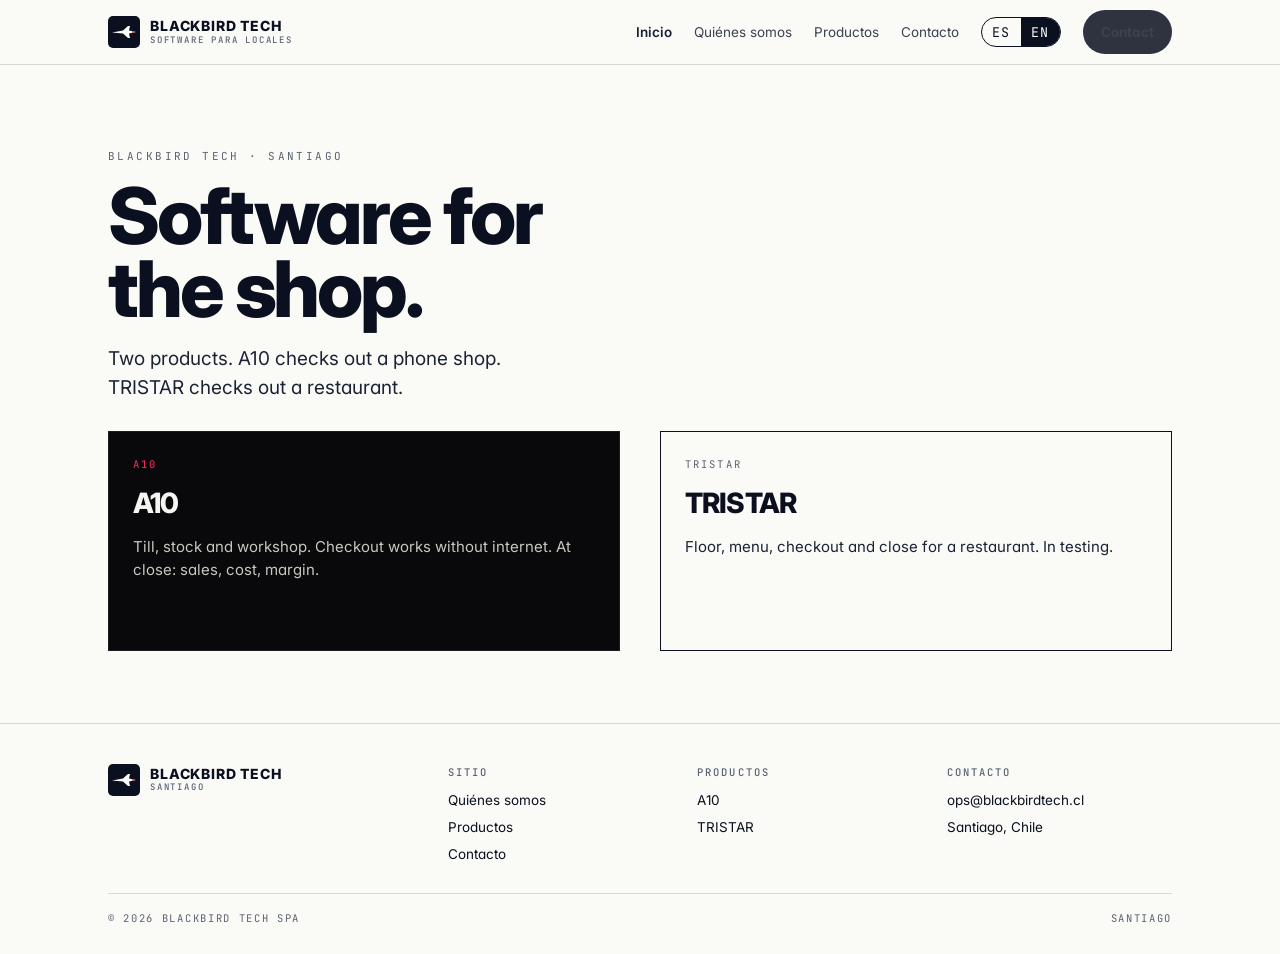
<file: index.html>
<!doctype html>
<html lang="es" data-lang="es">
<head>
<meta charset="utf-8" />
<meta name="viewport" content="width=device-width,initial-scale=1" />
<title>Blackbird Tech — Software para locales</title>
<meta name="description" content="Blackbird Tech hace software para locales. A10: caja y taller de celulares. TRISTAR: restaurantes." />
<link rel="canonical" href="https://blackbirdtech.cl/" />
<meta property="og:title" content="Blackbird Tech" />
<meta property="og:description" content="Software para locales. A10 para celulares. TRISTAR para restaurantes." />
<meta property="og:url" content="https://blackbirdtech.cl/" />
<meta property="og:image" content="https://blackbirdtech.cl/og.png" />
<meta name="theme-color" content="#FAFAF7" />
<link rel="icon" type="image/svg+xml" href="data:image/svg+xml,%3Csvg xmlns='http://www.w3.org/2000/svg' viewBox='0 0 64 64'%3E%3Crect width='64' height='64' rx='10' fill='%230B1020'/%3E%3Cpath d='M8 33 L30 29 L40 20 L44 20 L42 29 L56 32 L42 35 L44 44 L40 44 L30 35 Z' fill='%23FAFAF7'/%3E%3Ccircle cx='50' cy='32' r='2' fill='%23FC3D21'/%3E%3C/svg%3E" />
<link rel="preconnect" href="https://fonts.googleapis.com" />
<link rel="preconnect" href="https://fonts.gstatic.com" crossorigin />
<link href="https://fonts.googleapis.com/css2?family=Inter:wght@400;600;700;800&family=JetBrains+Mono:wght@400;700&display=swap" rel="stylesheet" />
<link rel="stylesheet" href="/site.css" />
</head>
<body>
<header class="topbar">
  <div class="wrap row">
    <a href="/" class="brand" aria-label="Blackbird Tech">
      <svg class="mark" viewBox="0 0 64 64" aria-hidden="true"><rect width="64" height="64" rx="10" fill="#0B1020"/><path d="M8 33 L30 29 L40 20 L44 20 L42 29 L56 32 L42 35 L44 44 L40 44 L30 35 Z" fill="#FAFAF7"/><circle cx="50" cy="32" r="2" fill="#FC3D21"/></svg>
      <span class="name">BLACKBIRD TECH<small>SOFTWARE PARA LOCALES</small></span>
    </a>
    <nav class="main">
      <a href="/" class="on">Inicio</a>
      <a href="/nosotros.html" class="hide-sm">Quiénes somos</a>
      <a href="/productos.html">Productos</a>
      <a href="/contacto.html" class="hide-sm">Contacto</a>
      <div class="lang">
        <button id="lang-es" class="on">ES</button>
        <button id="lang-en">EN</button>
      </div>
      <a href="/contacto.html" class="cta"><span data-es>Contacto</span><span data-en>Contact</span></a>
    </nav>
  </div>
</header>

<main>
  <section class="hero">
    <div class="wrap rv">
      <p class="eyebrow">Blackbird Tech · Santiago</p>
      <h1>
        <span data-es>Software para<br>el local.</span>
        <span data-en>Software for<br>the shop.</span>
      </h1>
      <p class="lede">
        <span data-es>Dos productos. A10 cobra en un local de celulares. TRISTAR cobra en un restaurante.</span>
        <span data-en>Two products. A10 checks out a phone shop. TRISTAR checks out a restaurant.</span>
      </p>
    </div>
  </section>

  <section class="block" style="padding-top:0">
    <div class="wrap split">
      <a class="card a10 rv" href="/productos.html">
        <span class="k">A10</span>
        <span class="name">A10</span>
        <p><span data-es>Caja, inventario y taller. Cobra aunque no haya internet. El dueño ve venta, costo y margen al cierre.</span><span data-en>Till, stock and workshop. Checkout works without internet. At close: sales, cost, margin.</span></p>
      </a>
      <a class="card rv" href="/productos.html#tristar">
        <span class="k">TRISTAR</span>
        <span class="name">TRISTAR</span>
        <p><span data-es>Sala, carta, cobro y cierre de un restaurante. En prueba.</span><span data-en>Floor, menu, checkout and close for a restaurant. In testing.</span></p>
      </a>
    </div>
  </section>
</main>

<footer class="site">
  <div class="wrap">
    <div class="row">
      <div>
        <a href="/" class="brand"><svg class="mark" viewBox="0 0 64 64" aria-hidden="true"><rect width="64" height="64" rx="10" fill="#0B1020"/><path d="M8 33 L30 29 L40 20 L44 20 L42 29 L56 32 L42 35 L44 44 L40 44 L30 35 Z" fill="#FAFAF7"/><circle cx="50" cy="32" r="2" fill="#FC3D21"/></svg><span class="name">BLACKBIRD TECH<small>SANTIAGO</small></span></a>
      </div>
      <div>
        <h4>Sitio</h4>
        <ul>
          <li><a href="/nosotros.html">Quiénes somos</a></li>
          <li><a href="/productos.html">Productos</a></li>
          <li><a href="/contacto.html">Contacto</a></li>
        </ul>
      </div>
      <div>
        <h4>Productos</h4>
        <ul>
          <li><a href="/productos.html">A10</a></li>
          <li><a href="/productos.html#tristar">TRISTAR</a></li>
        </ul>
      </div>
      <div>
        <h4>Contacto</h4>
        <ul>
          <li><a href="mailto:ops@blackbirdtech.cl">ops@blackbirdtech.cl</a></li>
          <li>Santiago, Chile</li>
        </ul>
      </div>
    </div>
    <div class="meta"><span>© <span id="yr">2026</span> Blackbird Tech SpA</span><span>Santiago</span></div>
  </div>
</footer>
<script src="/site.js"></script>
</body>
</html>
</file>
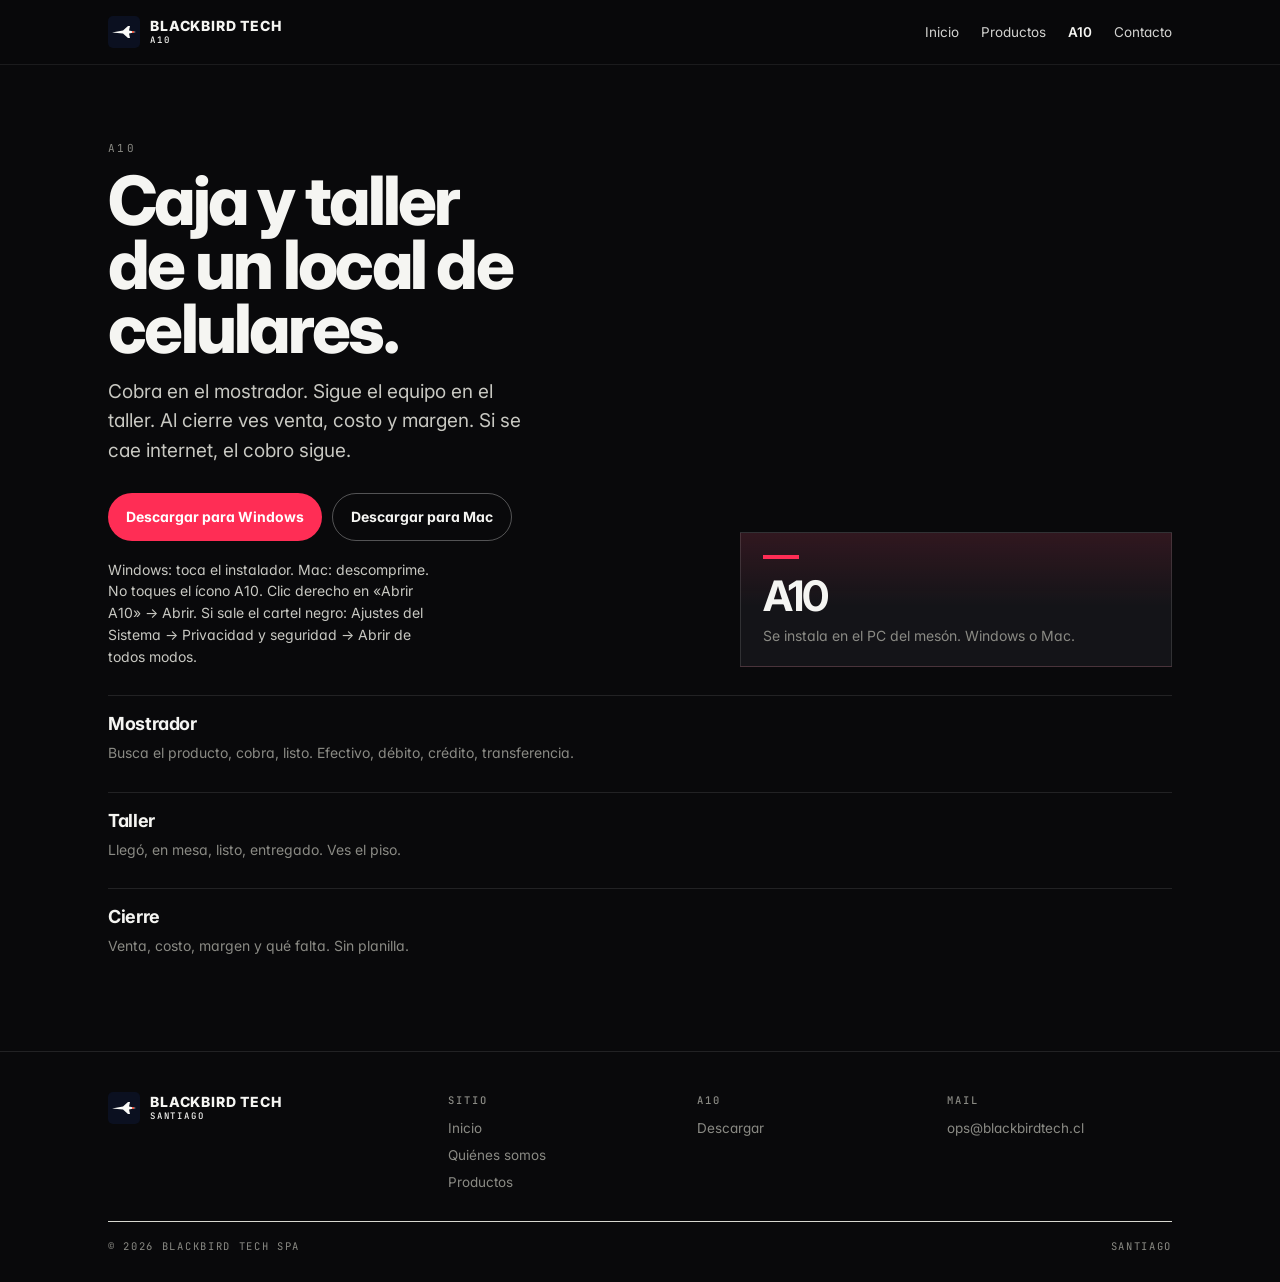
<file: a10/index.html>
<!DOCTYPE html>
<html lang="es">
<head>
  <meta charset="UTF-8">
  <meta name="viewport" content="width=device-width, initial-scale=1">
  <title>A10 — Caja de local de celulares</title>
  <meta name="description" content="A10 es la caja y el taller de un local de celulares. Cobra en el mostrador. Sigue el equipo. Al cierre ves venta, costo y margen.">
  <link rel="canonical" href="https://blackbirdtech.cl/a10/">
  <meta name="theme-color" content="#09090b">
  <link rel="preconnect" href="https://fonts.googleapis.com" />
  <link rel="preconnect" href="https://fonts.gstatic.com" crossorigin />
  <link href="https://fonts.googleapis.com/css2?family=Inter:wght@400;700;800&family=JetBrains+Mono:wght@400;700&display=swap" rel="stylesheet" />
  <link rel="stylesheet" href="/site.css" />
  <style>
    body{background:#09090b;color:#f5f5f2}
    .topbar{background:rgba(9,9,11,.92);border-bottom-color:rgba(255,255,255,.08)}
    .brand .name,.brand .name small,nav.main a{color:#f5f5f2}
    .lang{border-color:#f5f5f2}
    .lang button{color:#f5f5f2}
    .lang button.on{background:#f5f5f2;color:#09090b}
    .cta.ghost{color:#f5f5f2;border-color:rgba(255,255,255,.3)}
    .cta.ghost:hover{background:#f5f5f2;color:#09090b}
    footer.site{border-top-color:rgba(255,255,255,.1);color:#8a8a84}
    footer.site h4,footer.site .meta,footer.site .tag{color:#8a8a84}
  </style>
</head>
<body>
<header class="topbar">
  <div class="wrap row">
    <a href="/" class="brand" aria-label="Blackbird Tech">
      <svg class="mark" viewBox="0 0 64 64" aria-hidden="true"><rect width="64" height="64" rx="10" fill="#0B1020"/><path d="M8 33 L30 29 L40 20 L44 20 L42 29 L56 32 L42 35 L44 44 L40 44 L30 35 Z" fill="#FAFAF7"/><circle cx="50" cy="32" r="2" fill="#FC3D21"/></svg>
      <span class="name">BLACKBIRD TECH<small>A10</small></span>
    </a>
    <nav class="main">
      <a href="/">Inicio</a>
      <a href="/productos.html">Productos</a>
      <a href="/a10/" class="on">A10</a>
      <a href="/contacto.html" class="hide-sm">Contacto</a>
    </nav>
  </div>
</header>

<main>
  <section class="a10band" style="margin:0;padding-top:64px">
    <div class="wrap a10grid">
      <div>
        <p class="eyebrow">A10</p>
        <h2>Caja y taller<br>de un local de celulares.</h2>
        <p class="lede">Cobra en el mostrador. Sigue el equipo en el taller. Al cierre ves venta, costo y margen. Si se cae internet, el cobro sigue.</p>
        <p class="actions">
          <a class="cta hit" href="A10-Instalador.exe" download="A10-Instalador.exe">Descargar para Windows</a>
          <a class="cta ghost" href="A10-Mac.zip" download="A10-Mac.zip">Descargar para Mac</a>
        </p>
        <p class="lede" style="margin-top:18px;font-size:14px">Windows: toca el instalador. Mac: descomprime. No toques el ícono A10. Clic derecho en «Abrir A10» → Abrir. Si sale el cartel negro: Ajustes del Sistema → Privacidad y seguridad → Abrir de todos modos.</p>
      </div>
      <aside class="gun">
        <em></em>
        <b>A10</b>
        <p>Se instala en el PC del mesón. Windows o Mac.</p>
      </aside>
    </div>
    <div class="wrap">
      <ul class="hits">
        <li><b>Mostrador</b><span>Busca el producto, cobra, listo. Efectivo, débito, crédito, transferencia.</span></li>
        <li><b>Taller</b><span>Llegó, en mesa, listo, entregado. Ves el piso.</span></li>
        <li><b>Cierre</b><span>Venta, costo, margen y qué falta. Sin planilla.</span></li>
      </ul>
    </div>
  </section>
</main>

<footer class="site">
  <div class="wrap">
    <div class="row">
      <div><a href="/" class="brand"><svg class="mark" viewBox="0 0 64 64" aria-hidden="true"><rect width="64" height="64" rx="10" fill="#0B1020"/><path d="M8 33 L30 29 L40 20 L44 20 L42 29 L56 32 L42 35 L44 44 L40 44 L30 35 Z" fill="#FAFAF7"/><circle cx="50" cy="32" r="2" fill="#FC3D21"/></svg><span class="name">BLACKBIRD TECH<small>SANTIAGO</small></span></a></div>
      <div><h4>Sitio</h4><ul><li><a href="/">Inicio</a></li><li><a href="/nosotros.html">Quiénes somos</a></li><li><a href="/productos.html">Productos</a></li></ul></div>
      <div><h4>A10</h4><ul><li><a href="/a10/">Descargar</a></li></ul></div>
      <div><h4>Mail</h4><ul><li><a href="mailto:ops@blackbirdtech.cl">ops@blackbirdtech.cl</a></li></ul></div>
    </div>
    <div class="meta"><span>© <span id="yr">2026</span> Blackbird Tech SpA</span><span>Santiago</span></div>
  </div>
</footer>
<script src="/site.js"></script>
</body>
</html>
</file>
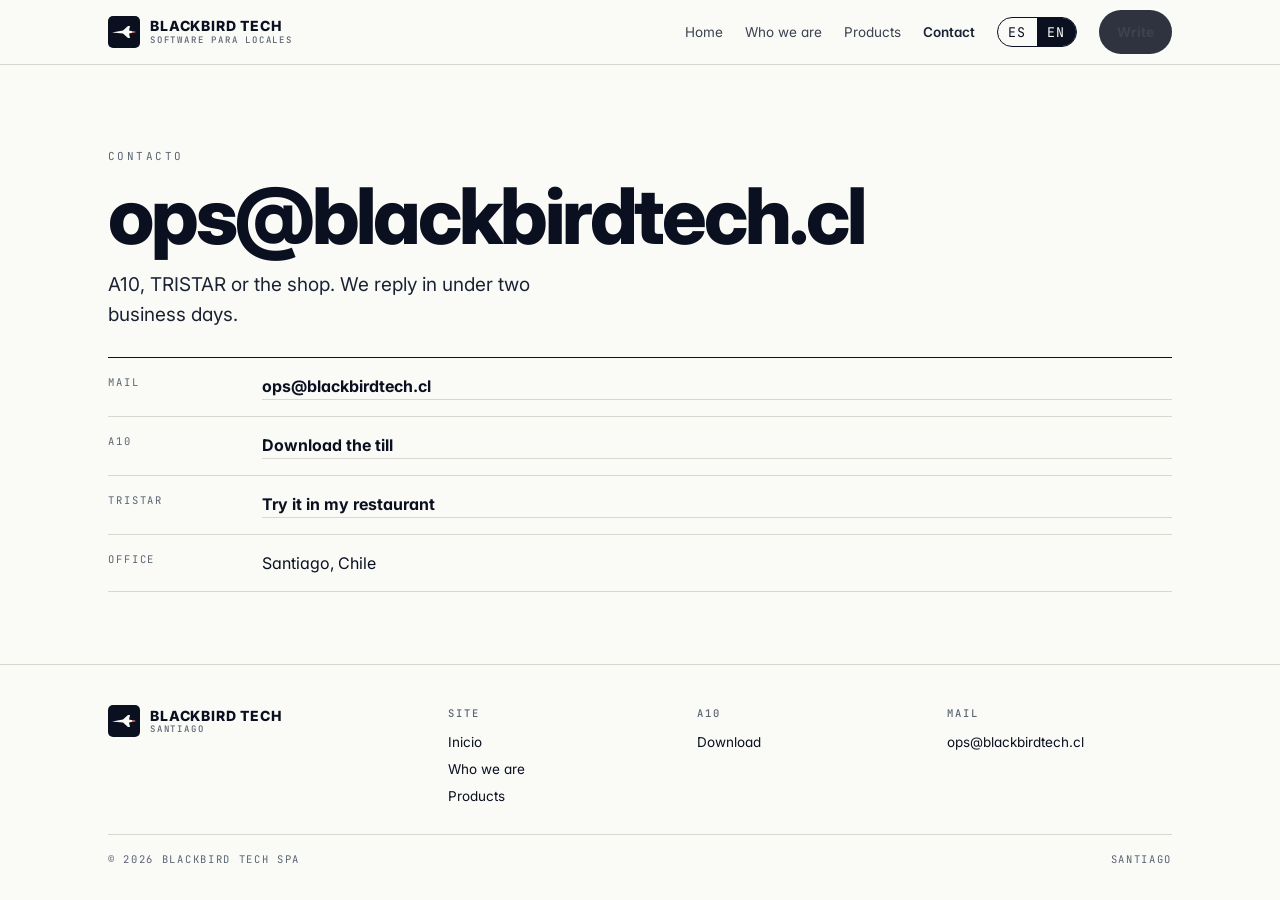
<file: contacto.html>
<!doctype html>
<html lang="es" data-lang="es">
<head>
<meta charset="utf-8" />
<meta name="viewport" content="width=device-width,initial-scale=1" />
<title>Contacto — Blackbird Tech</title>
<meta name="description" content="Escríbenos a ops@blackbirdtech.cl. Santiago, Chile." />
<link rel="canonical" href="https://blackbirdtech.cl/contacto.html" />
<link rel="preconnect" href="https://fonts.googleapis.com" />
<link rel="preconnect" href="https://fonts.gstatic.com" crossorigin />
<link href="https://fonts.googleapis.com/css2?family=Inter:wght@400;600;700;800&family=JetBrains+Mono:wght@400;700&display=swap" rel="stylesheet" />
<link rel="stylesheet" href="/site.css" />
</head>
<body>
<header class="topbar">
  <div class="wrap row">
    <a href="/" class="brand" aria-label="Blackbird Tech">
      <svg class="mark" viewBox="0 0 64 64" aria-hidden="true"><rect width="64" height="64" rx="10" fill="#0B1020"/><path d="M8 33 L30 29 L40 20 L44 20 L42 29 L56 32 L42 35 L44 44 L40 44 L30 35 Z" fill="#FAFAF7"/><circle cx="50" cy="32" r="2" fill="#FC3D21"/></svg>
      <span class="name">BLACKBIRD TECH<small>SOFTWARE PARA LOCALES</small></span>
    </a>
    <nav class="main">
      <a href="/"><span data-es>Inicio</span><span data-en>Home</span></a>
      <a href="/nosotros.html" class="hide-sm"><span data-es>Quiénes somos</span><span data-en>Who we are</span></a>
      <a href="/productos.html"><span data-es>Productos</span><span data-en>Products</span></a>
      <a href="/contacto.html" class="on"><span data-es>Contacto</span><span data-en>Contact</span></a>
      <div class="lang">
        <button id="lang-es" class="on">ES</button>
        <button id="lang-en">EN</button>
      </div>
      <a href="mailto:ops@blackbirdtech.cl" class="cta"><span data-es>Escribir</span><span data-en>Write</span></a>
    </nav>
  </div>
</header>

<main>
  <section class="hero">
    <div class="wrap rv">
      <p class="eyebrow">Contacto</p>
      <h1>
        <span data-es>ops@blackbirdtech.cl</span>
        <span data-en>ops@blackbirdtech.cl</span>
      </h1>
      <p class="lede">
        <span data-es>A10, TRISTAR o el local. Respondemos en menos de dos días hábiles.</span>
        <span data-en>A10, TRISTAR or the shop. We reply in under two business days.</span>
      </p>
    </div>
  </section>
  <section class="block" style="padding-top:0">
    <div class="wrap">
      <ul class="channels rv">
        <li><span class="k">Mail</span><a href="mailto:ops@blackbirdtech.cl">ops@blackbirdtech.cl</a></li>
        <li><span class="k">A10</span><a href="/a10/"><span data-es>Descargar la caja</span><span data-en>Download the till</span></a></li>
        <li><span class="k">TRISTAR</span><a href="mailto:ops@blackbirdtech.cl?subject=Piloto%20TRISTAR"><span data-es>Probar en mi restaurante</span><span data-en>Try it in my restaurant</span></a></li>
        <li><span class="k"><span data-es>Oficina</span><span data-en>Office</span></span><span>Santiago, Chile</span></li>
      </ul>
    </div>
  </section>
</main>

<footer class="site">
  <div class="wrap">
    <div class="row">
      <div>
        <a href="/" class="brand"><svg class="mark" viewBox="0 0 64 64" aria-hidden="true"><rect width="64" height="64" rx="10" fill="#0B1020"/><path d="M8 33 L30 29 L40 20 L44 20 L42 29 L56 32 L42 35 L44 44 L40 44 L30 35 Z" fill="#FAFAF7"/><circle cx="50" cy="32" r="2" fill="#FC3D21"/></svg><span class="name">BLACKBIRD TECH<small>SANTIAGO</small></span></a>
      </div>
      <div>
        <h4><span data-es>Sitio</span><span data-en>Site</span></h4>
        <ul>
          <li><a href="/">Inicio</a></li>
          <li><a href="/nosotros.html"><span data-es>Quiénes somos</span><span data-en>Who we are</span></a></li>
          <li><a href="/productos.html"><span data-es>Productos</span><span data-en>Products</span></a></li>
        </ul>
      </div>
      <div>
        <h4>A10</h4>
        <ul><li><a href="/a10/"><span data-es>Descargar</span><span data-en>Download</span></a></li></ul>
      </div>
      <div>
        <h4>Mail</h4>
        <ul><li><a href="mailto:ops@blackbirdtech.cl">ops@blackbirdtech.cl</a></li></ul>
      </div>
    </div>
    <div class="meta"><span>© <span id="yr">2026</span> Blackbird Tech SpA</span><span>Santiago</span></div>
  </div>
</footer>
<script src="/site.js"></script>
</body>
</html>
</file>
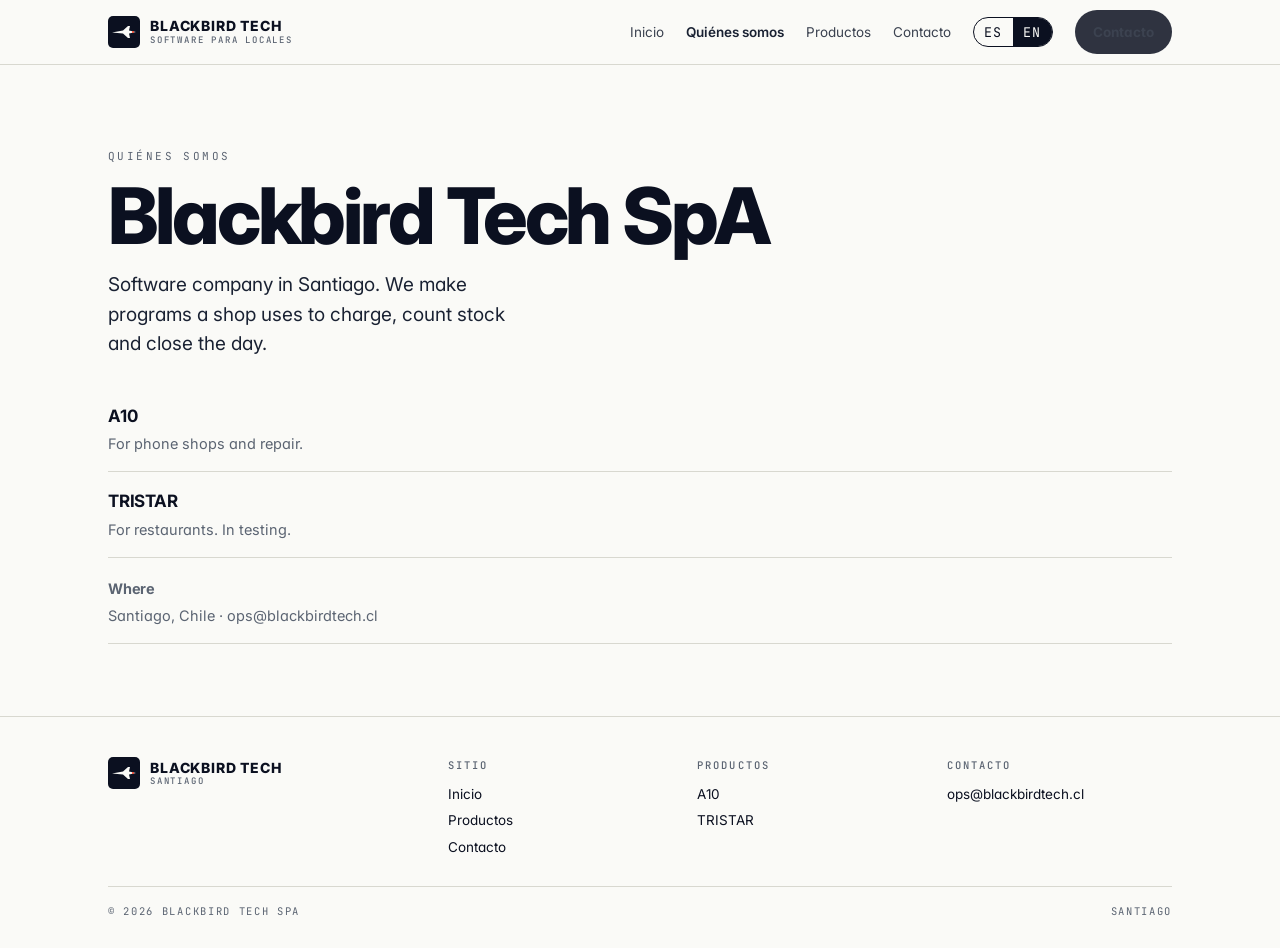
<file: nosotros.html>
<!doctype html>
<html lang="es" data-lang="es">
<head>
<meta charset="utf-8" />
<meta name="viewport" content="width=device-width,initial-scale=1" />
<title>Quiénes somos — Blackbird Tech</title>
<meta name="description" content="Blackbird Tech SpA. Software para locales. Santiago, Chile." />
<link rel="canonical" href="https://blackbirdtech.cl/nosotros.html" />
<link rel="preconnect" href="https://fonts.googleapis.com" />
<link rel="preconnect" href="https://fonts.gstatic.com" crossorigin />
<link href="https://fonts.googleapis.com/css2?family=Inter:wght@400;600;700;800&family=JetBrains+Mono:wght@400;700&display=swap" rel="stylesheet" />
<link rel="stylesheet" href="/site.css" />
</head>
<body>
<header class="topbar">
  <div class="wrap row">
    <a href="/" class="brand" aria-label="Blackbird Tech">
      <svg class="mark" viewBox="0 0 64 64" aria-hidden="true"><rect width="64" height="64" rx="10" fill="#0B1020"/><path d="M8 33 L30 29 L40 20 L44 20 L42 29 L56 32 L42 35 L44 44 L40 44 L30 35 Z" fill="#FAFAF7"/><circle cx="50" cy="32" r="2" fill="#FC3D21"/></svg>
      <span class="name">BLACKBIRD TECH<small>SOFTWARE PARA LOCALES</small></span>
    </a>
    <nav class="main">
      <a href="/">Inicio</a>
      <a href="/nosotros.html" class="on">Quiénes somos</a>
      <a href="/productos.html">Productos</a>
      <a href="/contacto.html" class="hide-sm">Contacto</a>
      <div class="lang">
        <button id="lang-es" class="on">ES</button>
        <button id="lang-en">EN</button>
      </div>
      <a href="/contacto.html" class="cta">Contacto</a>
    </nav>
  </div>
</header>

<main>
  <section class="hero">
    <div class="wrap rv">
      <p class="eyebrow">Quiénes somos</p>
      <h1>Blackbird Tech SpA</h1>
      <p class="lede">
        <span data-es>Empresa de software en Santiago. Hacemos programas que un local usa para cobrar, contar stock y cerrar el día.</span>
        <span data-en>Software company in Santiago. We make programs a shop uses to charge, count stock and close the day.</span>
      </p>
    </div>
  </section>
  <section class="block" style="padding-top:0">
    <div class="wrap">
      <ul class="rules rv">
        <li><b>A10</b><span><span data-es>Para locales de celulares y taller.</span><span data-en>For phone shops and repair.</span></span></li>
        <li><b>TRISTAR</b><span><span data-es>Para restaurantes. En prueba.</span><span data-en>For restaurants. In testing.</span></span></li>
        <li><b><span data-es>Dónde</span><span data-en>Where</span></b><span>Santiago, Chile · ops@blackbirdtech.cl</span></li>
      </ul>
    </div>
  </section>
</main>

<footer class="site">
  <div class="wrap">
    <div class="row">
      <div>
        <a href="/" class="brand"><svg class="mark" viewBox="0 0 64 64" aria-hidden="true"><rect width="64" height="64" rx="10" fill="#0B1020"/><path d="M8 33 L30 29 L40 20 L44 20 L42 29 L56 32 L42 35 L44 44 L40 44 L30 35 Z" fill="#FAFAF7"/><circle cx="50" cy="32" r="2" fill="#FC3D21"/></svg><span class="name">BLACKBIRD TECH<small>SANTIAGO</small></span></a>
      </div>
      <div>
        <h4>Sitio</h4>
        <ul>
          <li><a href="/">Inicio</a></li>
          <li><a href="/productos.html">Productos</a></li>
          <li><a href="/contacto.html">Contacto</a></li>
        </ul>
      </div>
      <div>
        <h4>Productos</h4>
        <ul>
          <li><a href="/productos.html">A10</a></li>
          <li><a href="/productos.html#tristar">TRISTAR</a></li>
        </ul>
      </div>
      <div>
        <h4>Contacto</h4>
        <ul><li><a href="mailto:ops@blackbirdtech.cl">ops@blackbirdtech.cl</a></li></ul>
      </div>
    </div>
    <div class="meta"><span>© <span id="yr">2026</span> Blackbird Tech SpA</span><span>Santiago</span></div>
  </div>
</footer>
<script src="/site.js"></script>
</body>
</html>
</file>
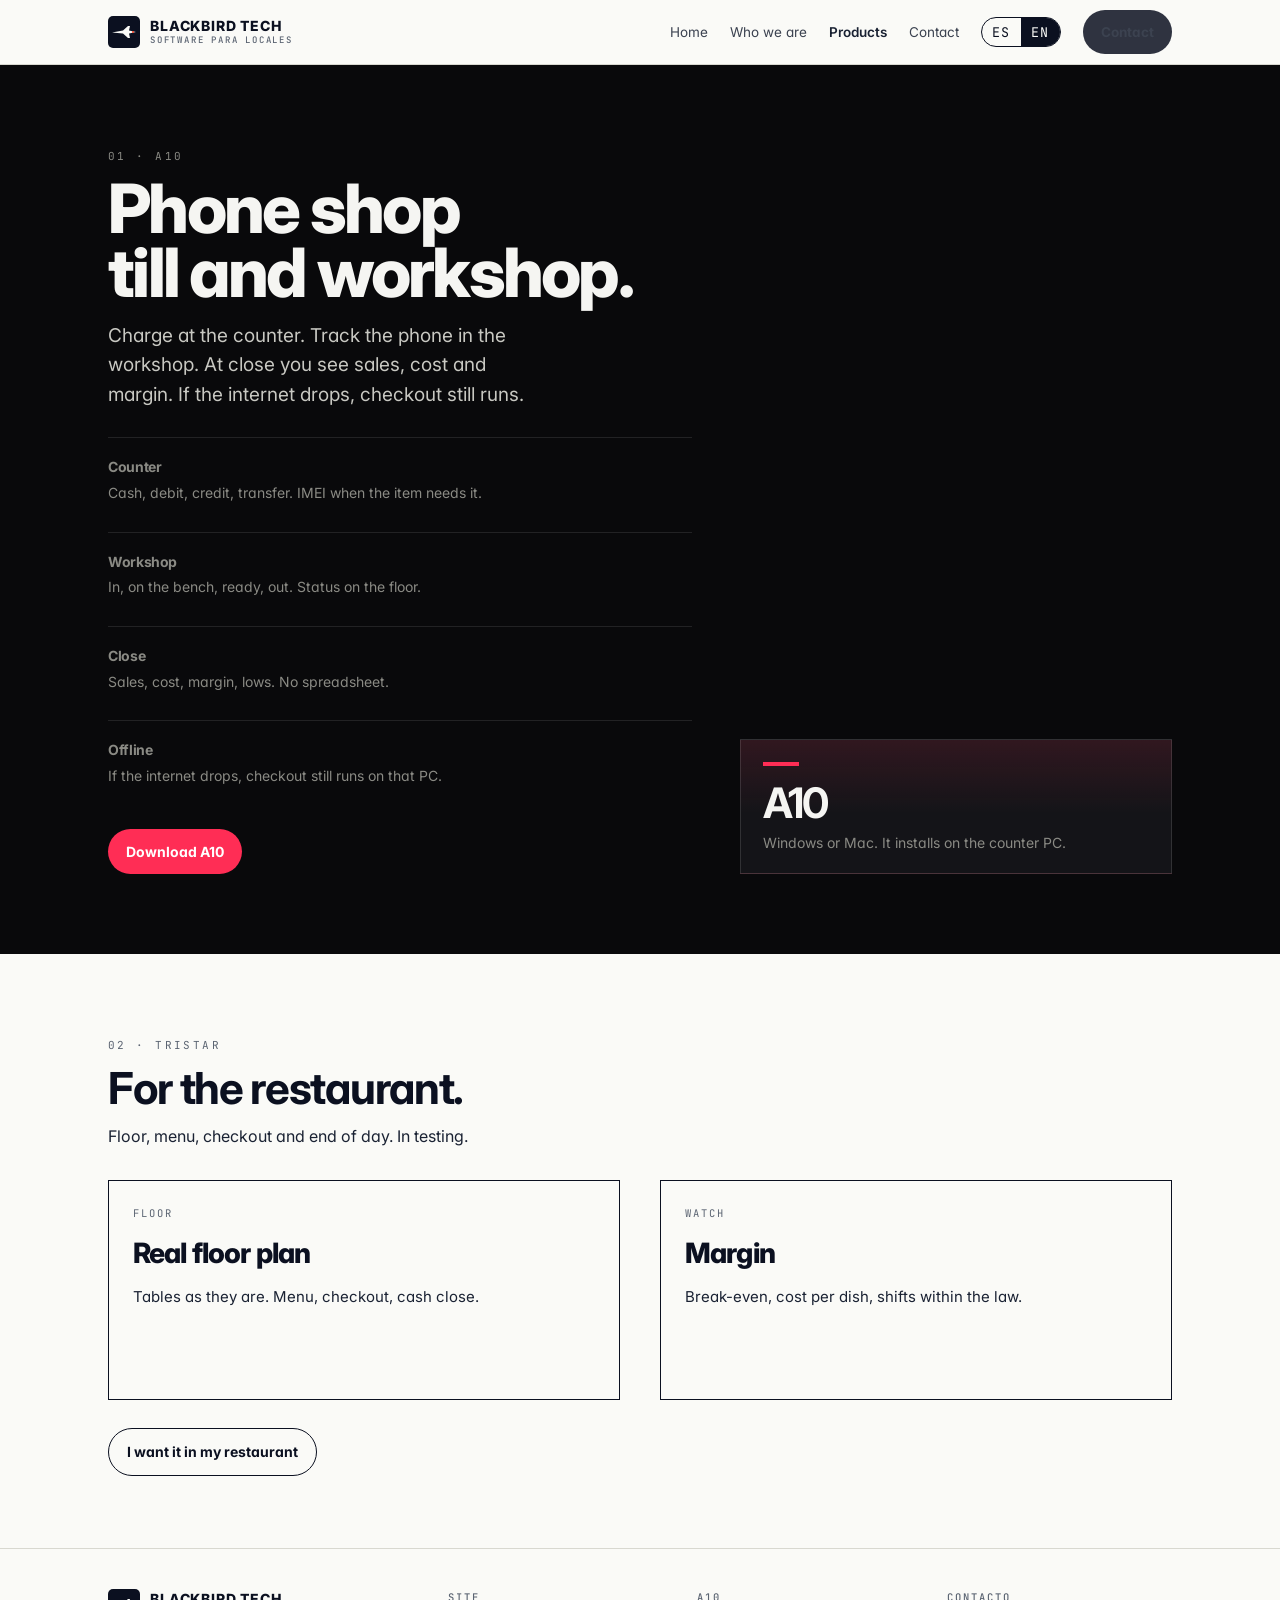
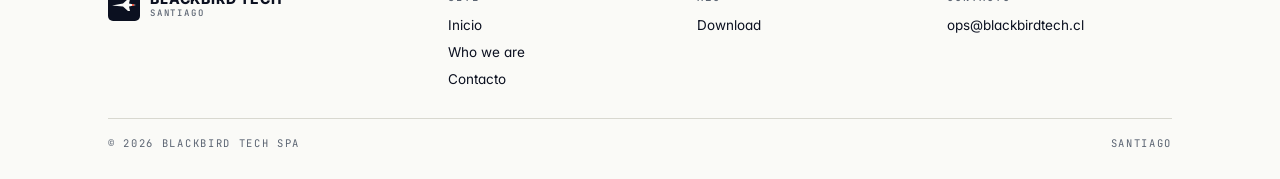
<file: productos.html>
<!doctype html>
<html lang="es" data-lang="es">
<head>
<meta charset="utf-8" />
<meta name="viewport" content="width=device-width,initial-scale=1" />
<title>Productos — A10 y TRISTAR · Blackbird Tech</title>
<meta name="description" content="A10: caja y taller de celulares. TRISTAR: restaurantes. Blackbird Tech SpA." />
<link rel="canonical" href="https://blackbirdtech.cl/productos.html" />
<meta name="theme-color" content="#09090b" />
<link rel="preconnect" href="https://fonts.googleapis.com" />
<link rel="preconnect" href="https://fonts.gstatic.com" crossorigin />
<link href="https://fonts.googleapis.com/css2?family=Inter:wght@400;600;700;800&family=JetBrains+Mono:wght@400;700&display=swap" rel="stylesheet" />
<link rel="stylesheet" href="/site.css" />
</head>
<body>
<header class="topbar">
  <div class="wrap row">
    <a href="/" class="brand" aria-label="Blackbird Tech">
      <svg class="mark" viewBox="0 0 64 64" aria-hidden="true"><rect width="64" height="64" rx="10" fill="#0B1020"/><path d="M8 33 L30 29 L40 20 L44 20 L42 29 L56 32 L42 35 L44 44 L40 44 L30 35 Z" fill="#FAFAF7"/><circle cx="50" cy="32" r="2" fill="#FC3D21"/></svg>
      <span class="name">BLACKBIRD TECH<small>SOFTWARE PARA LOCALES</small></span>
    </a>
    <nav class="main">
      <a href="/"><span data-es>Inicio</span><span data-en>Home</span></a>
      <a href="/nosotros.html" class="hide-sm"><span data-es>Quiénes somos</span><span data-en>Who we are</span></a>
      <a href="/productos.html" class="on"><span data-es>Productos</span><span data-en>Products</span></a>
      <a href="/contacto.html" class="hide-sm"><span data-es>Contacto</span><span data-en>Contact</span></a>
      <div class="lang">
        <button id="lang-es" class="on">ES</button>
        <button id="lang-en">EN</button>
      </div>
      <a href="/contacto.html" class="cta"><span data-es>Contacto</span><span data-en>Contact</span></a>
    </nav>
  </div>
</header>

<main>
  <section class="a10band" style="margin-top:0;padding-top:72px">
    <div class="wrap a10grid">
      <div class="rv">
        <p class="eyebrow">01 · A10</p>
        <h2>
          <span data-es>Caja y taller<br>de celulares.</span>
          <span data-en>Phone shop<br>till and workshop.</span>
        </h2>
        <p class="lede">
          <span data-es>Cobra en el mostrador. Sigue el equipo en el taller. Al cierre ves venta, costo y margen. Si se cae internet, el cobro sigue.</span>
          <span data-en>Charge at the counter. Track the phone in the workshop. At close you see sales, cost and margin. If the internet drops, checkout still runs.</span>
        </p>
        <ul class="hits">
          <li><b><span data-es>Mostrador</span><span data-en>Counter</span></b><span><span data-es>Efectivo, débito, crédito, transferencia. IMEI cuando el ítem lo pide.</span><span data-en>Cash, debit, credit, transfer. IMEI when the item needs it.</span></span></li>
          <li><b><span data-es>Taller</span><span data-en>Workshop</span></b><span><span data-es>Llegó, en mesa, listo, entregado. Semáforo en el piso.</span><span data-en>In, on the bench, ready, out. Status on the floor.</span></span></li>
          <li><b><span data-es>Cierre</span><span data-en>Close</span></b><span><span data-es>Venta, costo, margen, bajos. Sin planilla.</span><span data-en>Sales, cost, margin, lows. No spreadsheet.</span></span></li>
          <li><b><span data-es>Sin red</span><span data-en>Offline</span></b><span><span data-es>Si se cae internet, el cobro sigue en ese PC.</span><span data-en>If the internet drops, checkout still runs on that PC.</span></span></li>
        </ul>
        <div class="actions">
          <a class="cta hit" href="/a10/"><span data-es>Descargar A10</span><span data-en>Download A10</span></a>
        </div>
      </div>
      <aside class="gun rv">
        <em></em>
        <b>A10</b>
        <p><span data-es>Windows o Mac. Se instala en el PC del mesón.</span><span data-en>Windows or Mac. It installs on the counter PC.</span></p>
      </aside>
    </div>
  </section>

  <section class="block" id="tristar">
    <div class="wrap">
      <p class="eyebrow rv">02 · TRISTAR</p>
      <h2 class="rv"><span data-es>Para el restaurante.</span><span data-en>For the restaurant.</span></h2>
      <p class="sub rv"><span data-es>Sala, carta, cobro y cierre del día. En prueba.</span><span data-en>Floor, menu, checkout and end of day. In testing.</span></p>
      <div class="split">
        <article class="card rv">
          <span class="k"><span data-es>Sala</span><span data-en>Floor</span></span>
          <span class="name"><span data-es>Plano real</span><span data-en>Real floor plan</span></span>
          <p><span data-es>Mesas como están. Carta, cobro, cierre de caja.</span><span data-en>Tables as they are. Menu, checkout, cash close.</span></p>
        </article>
        <article class="card rv">
          <span class="k"><span data-es>Cuidado</span><span data-en>Watch</span></span>
          <span class="name"><span data-es>Margen</span><span data-en>Margin</span></span>
          <p><span data-es>Punto de equilibrio, costo por plato, turnos dentro de la ley.</span><span data-en>Break-even, cost per dish, shifts within the law.</span></p>
        </article>
      </div>
      <div class="actions" style="margin-top:28px">
        <a class="cta ghost" href="mailto:ops@blackbirdtech.cl?subject=Piloto%20TRISTAR"><span data-es>Quiero probarlo en mi restaurante</span><span data-en>I want it in my restaurant</span></a>
      </div>
    </div>
  </section>
</main>

<footer class="site">
  <div class="wrap">
    <div class="row">
      <div>
        <a href="/" class="brand"><svg class="mark" viewBox="0 0 64 64" aria-hidden="true"><rect width="64" height="64" rx="10" fill="#0B1020"/><path d="M8 33 L30 29 L40 20 L44 20 L42 29 L56 32 L42 35 L44 44 L40 44 L30 35 Z" fill="#FAFAF7"/><circle cx="50" cy="32" r="2" fill="#FC3D21"/></svg><span class="name">BLACKBIRD TECH<small>SANTIAGO</small></span></a>
      </div>
      <div>
        <h4><span data-es>Sitio</span><span data-en>Site</span></h4>
        <ul>
          <li><a href="/">Inicio</a></li>
          <li><a href="/nosotros.html"><span data-es>Quiénes somos</span><span data-en>Who we are</span></a></li>
          <li><a href="/contacto.html">Contacto</a></li>
        </ul>
      </div>
      <div>
        <h4>A10</h4>
        <ul><li><a href="/a10/"><span data-es>Descargar</span><span data-en>Download</span></a></li></ul>
      </div>
      <div>
        <h4>Contacto</h4>
        <ul><li><a href="mailto:ops@blackbirdtech.cl">ops@blackbirdtech.cl</a></li></ul>
      </div>
    </div>
    <div class="meta"><span>© <span id="yr">2026</span> Blackbird Tech SpA</span><span>Santiago</span></div>
  </div>
</footer>
<script src="/site.js"></script>
</body>
</html>
</file>
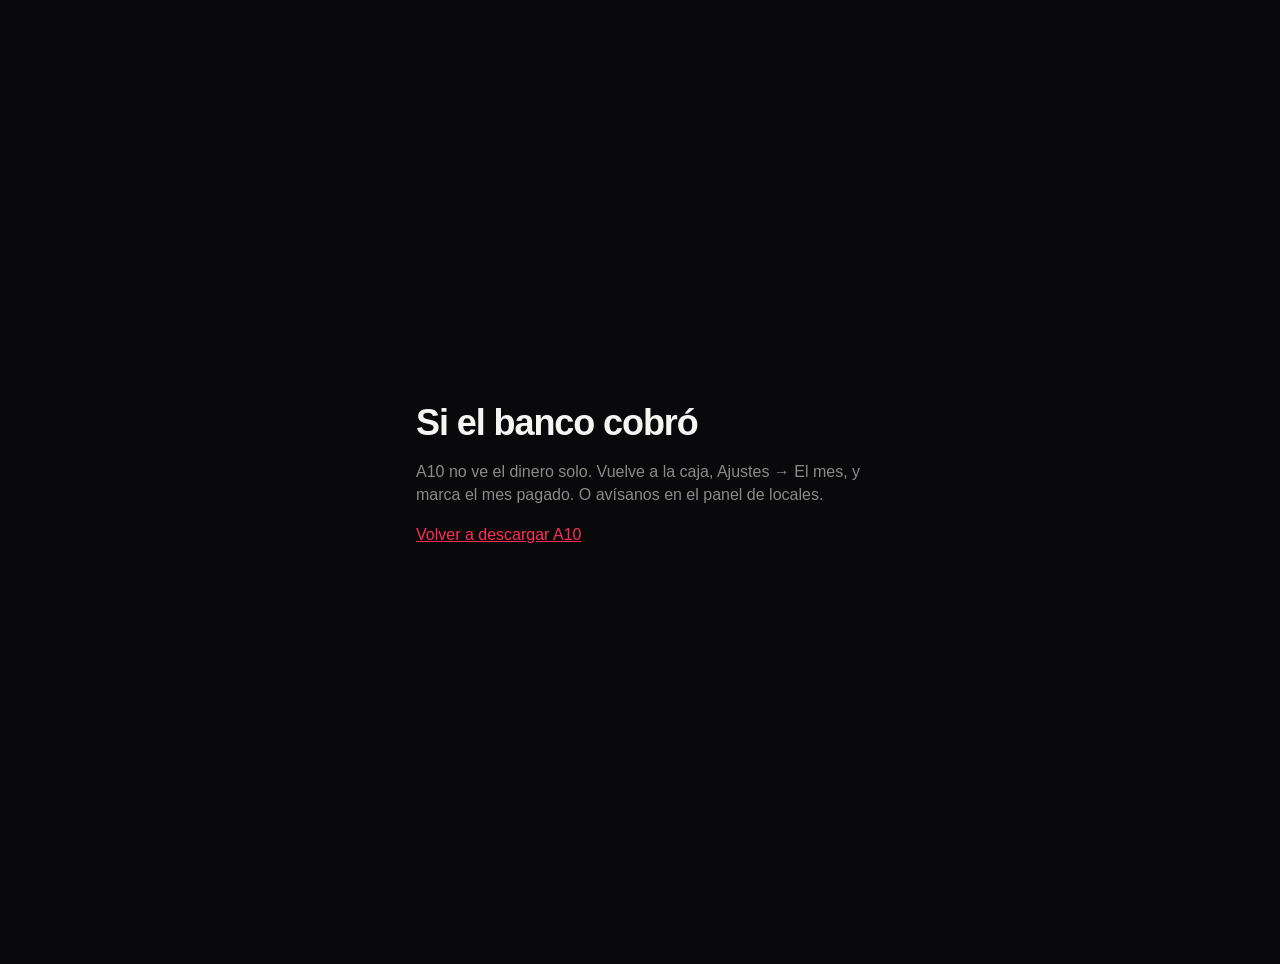
<file: a10/pagado.html>
<!DOCTYPE html>
<html lang="es">
<head>
  <meta charset="UTF-8">
  <meta name="viewport" content="width=device-width, initial-scale=1">
  <title>A10 — Pago</title>
  <meta name="robots" content="noindex">
  <meta name="theme-color" content="#09090b">
  <style>
    body { margin: 0; min-height: 100vh; background: #09090b; color: #f5f5f2; font-family: "Segoe UI", Helvetica, Arial, sans-serif; display: grid; place-items: center; padding: 32px; }
    .box { max-width: 28em; }
    h1 { font-size: 36px; letter-spacing: -.03em; margin: 0 0 12px; }
    p { color: #8a8a84; line-height: 1.45; }
    a { color: #ff2d55; }
  </style>
</head>
<body>
  <div class="box">
    <h1>Si el banco cobró</h1>
    <p>A10 no ve el dinero solo. Vuelve a la caja, Ajustes → El mes, y marca el mes pagado. O avísanos en el panel de locales.</p>
    <p><a href="/a10/">Volver a descargar A10</a></p>
  </div>
</body>
</html>
</file>
<file: site.css>
:root{
  --ink:#0B1020;
  --ink-2:#1A2233;
  --paper:#FAFAF7;
  --paper-2:#F2F2EC;
  --paper-3:#E9E9E1;
  --rule:#D8D8D0;
  --muted:#5B6472;
  --blue:#0B3D91;
  --red:#FC3D21;
  --ok:#1F8A4C;
  --a10:#09090b;
  --a10-card:#141418;
  --a10-ink:#f5f5f2;
  --a10-mute:#8a8a84;
  --a10-hit:#ff2d55;
  --mono:"JetBrains Mono",ui-monospace,SFMono-Regular,Menlo,Consolas,monospace;
  --sans:"Inter",-apple-system,BlinkMacSystemFont,"Segoe UI",Roboto,Helvetica,Arial,sans-serif;
}
*{box-sizing:border-box}
html,body{margin:0;padding:0}
html{scroll-behavior:smooth;-webkit-text-size-adjust:100%}
body{
  font-family:var(--sans);color:var(--ink);background:var(--paper);
  font-size:16px;line-height:1.55;font-feature-settings:"ss01","cv11";
  -webkit-font-smoothing:antialiased;
}
a{color:inherit;text-decoration:none}
img,svg{display:block;max-width:100%}
::selection{background:var(--red);color:#fff}
:focus-visible{outline:2px solid var(--blue);outline-offset:3px}
.wrap{max-width:1120px;margin:0 auto;padding:0 28px}
.mono{font-family:var(--mono)}
.eyebrow{font-family:var(--mono);font-size:11px;letter-spacing:.22em;text-transform:uppercase;color:var(--muted)}
html:not([data-lang="en"]) [data-en]{display:none !important}
html[data-lang="en"] [data-es]{display:none !important}

.topbar{
  position:sticky;top:0;z-index:50;background:rgba(250,250,247,.92);
  backdrop-filter:saturate(160%) blur(10px);-webkit-backdrop-filter:saturate(160%) blur(10px);
  border-bottom:1px solid var(--rule);
}
.topbar .row{display:flex;align-items:center;gap:22px;height:64px}
.brand{display:flex;align-items:center;gap:10px}
.brand .mark{width:32px;height:32px}
.brand .name{font-weight:800;font-size:14px;letter-spacing:.06em;line-height:1.1}
.brand .name small{display:block;font-family:var(--mono);font-weight:500;font-size:9px;color:var(--muted);letter-spacing:.2em;margin-top:2px}
nav.main{margin-left:auto;display:flex;gap:22px;align-items:center}
nav.main a{font-size:13.5px;color:var(--ink-2);opacity:.85}
nav.main a:hover,nav.main a.on{opacity:1;font-weight:600}
.lang{display:inline-flex;border:1px solid var(--ink);border-radius:999px;overflow:hidden;font-family:var(--mono);font-size:11px}
.lang button{background:transparent;border:0;padding:5px 10px;cursor:pointer;color:var(--ink);font-family:var(--mono);letter-spacing:.12em}
.lang button.on{background:var(--ink);color:var(--paper)}
.cta{
  display:inline-flex;align-items:center;justify-content:center;gap:8px;
  background:var(--ink);color:var(--paper);padding:12px 18px;border-radius:999px;
  font-weight:700;font-size:14px;
}
.cta:hover{background:var(--blue)}
.cta.hit{background:var(--a10-hit);color:#fff}
.cta.hit:hover{background:#e01840}
.cta.ghost{background:transparent;color:var(--ink);border:1px solid var(--ink)}
.cta.ghost:hover{background:var(--ink);color:var(--paper)}
.cta.light{background:#fff;color:var(--ink)}
.cta.light:hover{background:var(--paper-2)}

.hero{padding:72px 0 28px}
.hero h1{
  font-size:clamp(40px,6.4vw,78px);line-height:.94;letter-spacing:-.04em;
  margin:14px 0 18px;font-weight:800;
}
.hero h1 i{font-style:normal;color:var(--red)}
.lede{font-size:19px;max-width:36ch;color:var(--ink-2);margin:0}
.actions{display:flex;gap:10px;margin-top:28px;flex-wrap:wrap}

.punch{display:grid;grid-template-columns:repeat(3,1fr);border-top:1px solid var(--ink);margin:48px 0 0}
.punch article{padding:22px 20px 22px 0}
.punch article + article{padding-left:22px;border-left:1px solid var(--rule)}
.punch b{display:block;font-size:20px;letter-spacing:-.02em;margin-bottom:6px}
.punch p{margin:0;color:var(--muted);font-size:14.5px}

.a10band{
  background:var(--a10);color:var(--a10-ink);padding:72px 0 80px;margin-top:8px;
}
.a10band .eyebrow{color:var(--a10-mute)}
.a10band h2{
  font-size:clamp(36px,5.4vw,68px);line-height:.94;letter-spacing:-.04em;
  margin:12px 0 16px;font-weight:800;
}
.a10band h2 i{font-style:normal;color:var(--a10-hit)}
.a10band .lede{color:#c8c8c2}
.a10grid{display:grid;grid-template-columns:1.15fr .85fr;gap:48px;align-items:end}
.hits{display:grid;gap:14px;margin-top:8px}
.hits li{list-style:none;padding:14px 0;border-top:1px solid rgba(255,255,255,.1)}
.hits{padding:0;margin:28px 0 0}
.hits b{display:block;font-size:18px;letter-spacing:-.02em}
.hits span{display:block;color:var(--a10-mute);font-size:14px;margin-top:4px}
.gun{
  border:1px solid rgba(255,255,255,.12);padding:22px 22px 20px;
  background:linear-gradient(180deg,rgba(255,45,85,.12),transparent 55%),var(--a10-card);
}
.gun em{display:block;width:36px;height:4px;background:var(--a10-hit);margin-bottom:16px}
.gun b{display:block;font-size:42px;letter-spacing:-.04em;line-height:1}
.gun p{margin:8px 0 0;color:var(--a10-mute);font-size:14px}

.block{padding:72px 0}
.block h2{font-size:clamp(28px,3.6vw,44px);letter-spacing:-.03em;margin:0 0 12px;line-height:1.05}
.block .sub{color:var(--ink-2);max-width:48ch;margin:0 0 32px}
.split{display:grid;grid-template-columns:1fr 1fr;gap:40px;align-items:start}
.card{
  border:1px solid var(--ink);background:var(--paper);padding:24px;
  display:flex;flex-direction:column;gap:10px;min-height:220px;
}
.card:hover{transform:translate(-2px,-2px);box-shadow:5px 5px 0 var(--ink)}
.card .k{font-family:var(--mono);font-size:10.5px;letter-spacing:.2em;text-transform:uppercase;color:var(--muted)}
.card .name{font-size:28px;font-weight:800;letter-spacing:-.03em}
.card p{margin:0;color:var(--ink-2);font-size:15px}
.card.a10{background:var(--a10);color:var(--a10-ink);border-color:#1c1c22}
.card.a10 p{color:#c8c8c2}
.card.a10 .k{color:var(--a10-hit)}

.rules{list-style:none;margin:0;padding:0}
.rules li{padding:16px 0;border-bottom:1px solid var(--rule)}
.rules b{display:block;font-size:17px;letter-spacing:-.01em}
.rules span{display:block;color:var(--muted);font-size:14.5px;margin-top:4px}

.gov{display:grid;grid-template-columns:repeat(2,1fr);gap:20px}
.gov article{padding:8px 0}
.gov .k{font-family:var(--mono);font-size:10px;letter-spacing:.2em;color:var(--red);text-transform:uppercase}
.gov b{display:block;margin:6px 0 4px;font-size:17px}
.gov p{margin:0;color:var(--muted);font-size:14.5px}

.channels{list-style:none;margin:0;padding:0;border-top:1px solid var(--ink)}
.channels li{display:grid;grid-template-columns:140px 1fr;gap:14px;padding:16px 0;border-bottom:1px solid var(--rule)}
.channels .k{font-family:var(--mono);font-size:10.5px;letter-spacing:.18em;color:var(--muted);text-transform:uppercase}
.channels a{font-weight:700;border-bottom:1px solid var(--rule)}
.channels a:hover{border-color:var(--ink)}

footer.site{padding:40px 0 28px;border-top:1px solid var(--rule)}
footer.site .row{display:grid;grid-template-columns:1.4fr 1fr 1fr 1fr;gap:24px}
footer.site h4{font-family:var(--mono);font-size:10.5px;letter-spacing:.2em;color:var(--muted);margin:0 0 10px;text-transform:uppercase;font-weight:500}
footer.site ul{list-style:none;padding:0;margin:0;display:grid;gap:6px;font-size:13.5px}
footer.site .tag{font-family:var(--mono);font-size:11px;letter-spacing:.14em;color:var(--muted);margin-top:12px;text-transform:uppercase}
footer.site .meta{
  display:flex;justify-content:space-between;gap:12px;flex-wrap:wrap;
  margin-top:28px;padding-top:16px;border-top:1px solid var(--rule);
  font-family:var(--mono);font-size:10.5px;letter-spacing:.16em;color:var(--muted);text-transform:uppercase;
}

.rv{opacity:0;transform:translateY(12px);transition:opacity .6s ease,transform .6s ease}
.rv.in{opacity:1;transform:none}
@media (prefers-reduced-motion:reduce){
  .rv{opacity:1;transform:none;transition:none}
  html{scroll-behavior:auto}
}
@media (max-width:900px){
  .a10grid,.split,.punch{grid-template-columns:1fr}
  .punch article + article{padding-left:0;border-left:0;border-top:1px solid var(--rule)}
  footer.site .row{grid-template-columns:1fr 1fr}
  nav.main a.hide-sm{display:none}
}
@media (max-width:640px){
  .wrap{padding:0 18px}
  .hero{padding-top:48px}
  nav.main{gap:12px}
  nav.main .cta{display:none}
  .gov,.channels li{grid-template-columns:1fr}
  footer.site .row{grid-template-columns:1fr}
}
</file>
